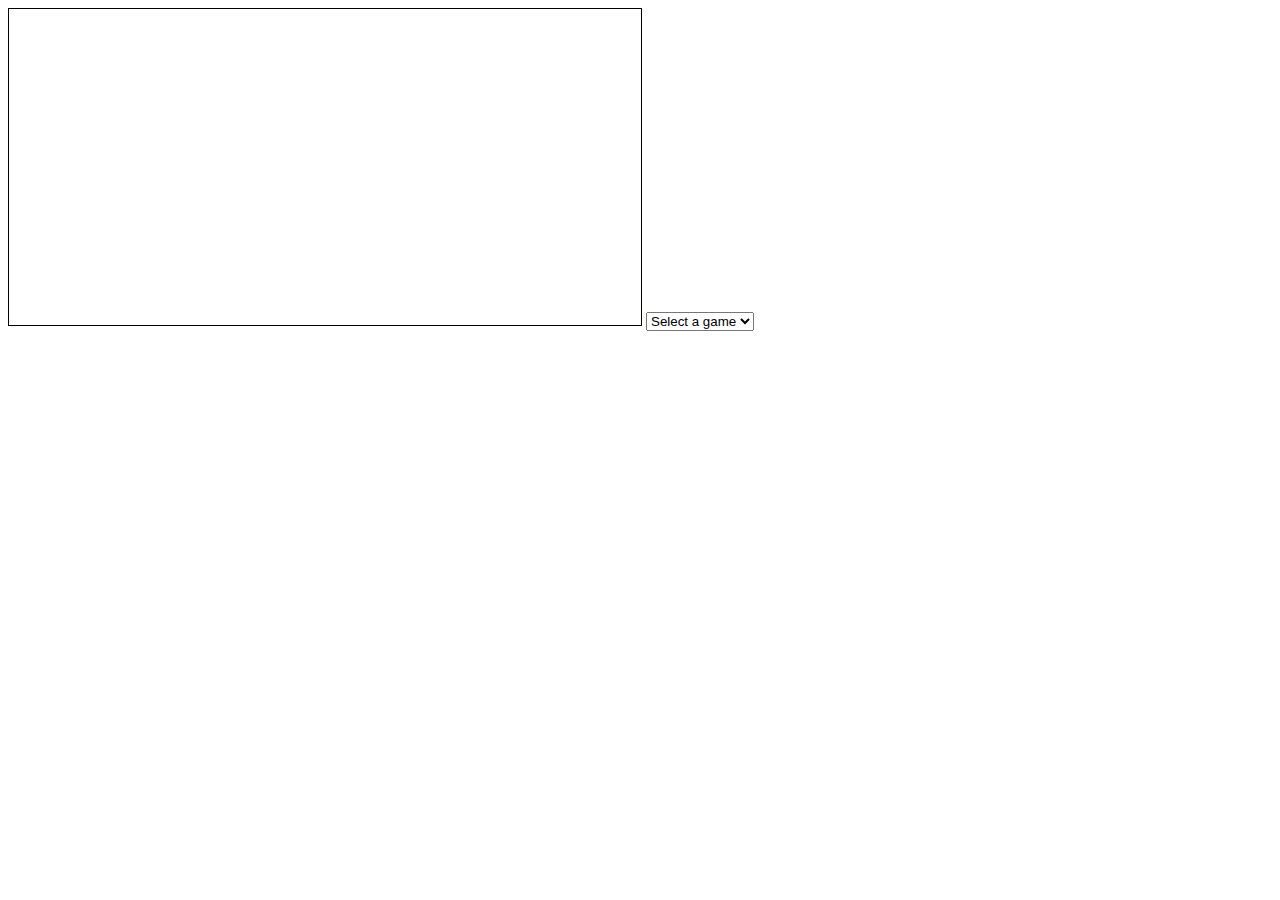
<file: index.html>
<!DOCTYPE html>
<html lang="en">
<head>
    <meta charset="UTF-8">
    <meta http-equiv="X-UA-Compatible" content="IE=edge">
    <meta name="viewport" content="width=device-width, initial-scale=1.0">
    <title>chip8js</title>
    <link rel="stylesheet" href="style.css">
</head>
<body>
    <canvas></canvas>
    <select name="games" id="games">
        <option disabled selected>Select a game</option>
    </select>

    <script src="./src/audio.js"></script>
    <script src="./src/keyboard.js"></script>
    <script src="./src/display.js"></script>
    <script src="./src/cpu.js"></script>
    <script src="./src/chip8.js"></script>
    <script>
        const chip8 = new Chip8();
        const display = chip8.getDisplay();

        const canvasScale = 20;
        const ctx = document.querySelector("canvas").getContext("2d");
        ctx.canvas.width = display.width * canvasScale;
        ctx.canvas.height = display.height * canvasScale;

        const clearCanvas = () => {
            ctx.clearRect(0, 0, ctx.canvas.width, ctx.canvas.height);
        }

        const drawPixel = (x, y, color) => {
            ctx.fillStyle = color;
            ctx.fillRect(x*canvasScale, y*canvasScale, canvasScale, canvasScale);
        }

        display.pixelChanged = (x, y, active) => {
            drawPixel(x, y, active ? "black" : "white");
        }
        display.displayClear = () => {
            clearCanvas();
        }

        const gamesList = ["15PUZZLE", "BLINKY", "BLITZ", "BRIX", "CONNECT4", "GUESS", "HIDDEN", "IBM", "INVADERS",
        "KALEID", "MAZE", "MERLIN", "MISSILE", "PONG", "PONG2", "PUZZLE", "SYZYGY", "TANK", "TETRIS",
        "TICTAC", "UFO", "VBRIX", "VERS", "WIPEOFF"]

        const gameSelector = document.querySelector("#games");
        for(const game of gamesList) {
            const gameOption = document.createElement("option");
            gameOption.setAttribute("name", game);
            gameOption.innerHTML += game;
            gameSelector.appendChild(gameOption);
        }

        gameSelector.addEventListener("change", event => {
            gameSelector.blur();
            document.querySelector("canvas").focus();
            chip8.stop();

            fetch("games/"+event.target.value)
                .then(response => response.arrayBuffer())
                .then(array => new Uint8Array(array))
                .then(program => {
                    chip8.loadProgram(program);
                    chip8.run();
            });
        });
    </script>
</body>
</html>
</file>
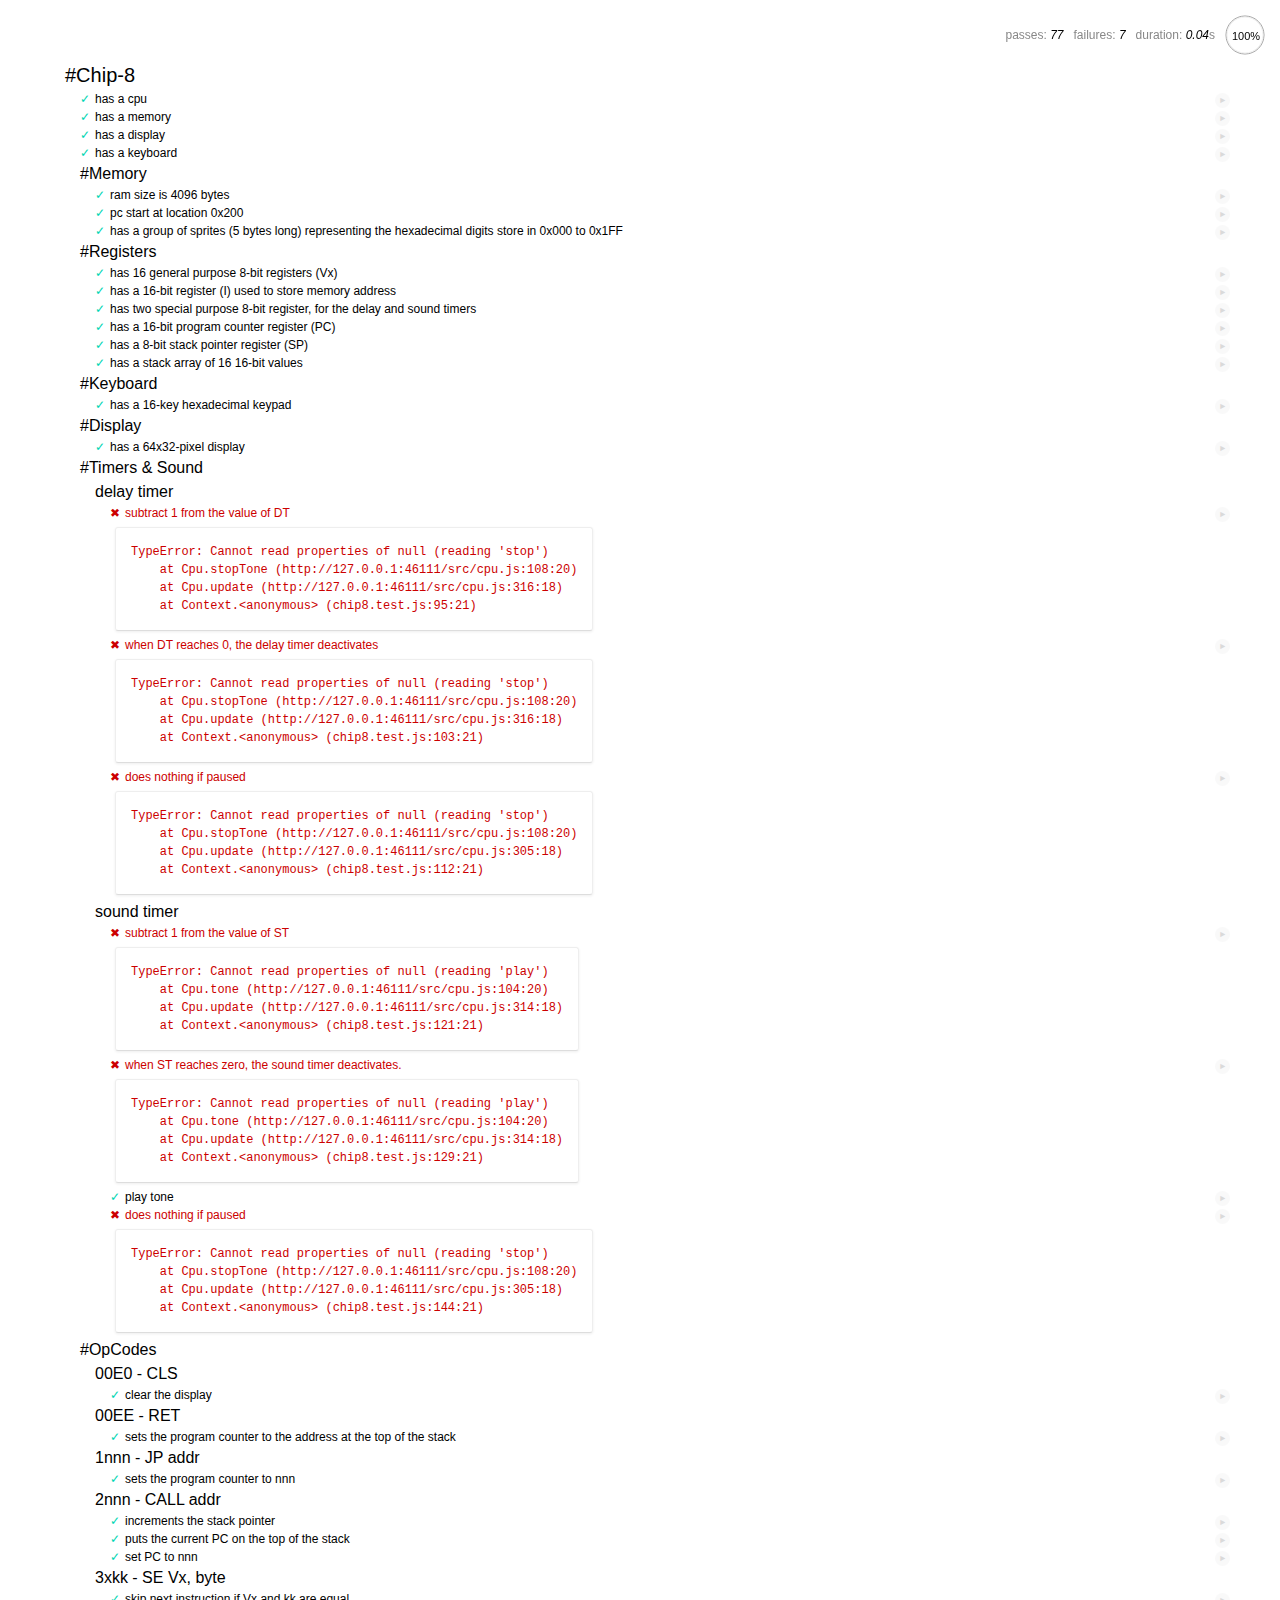
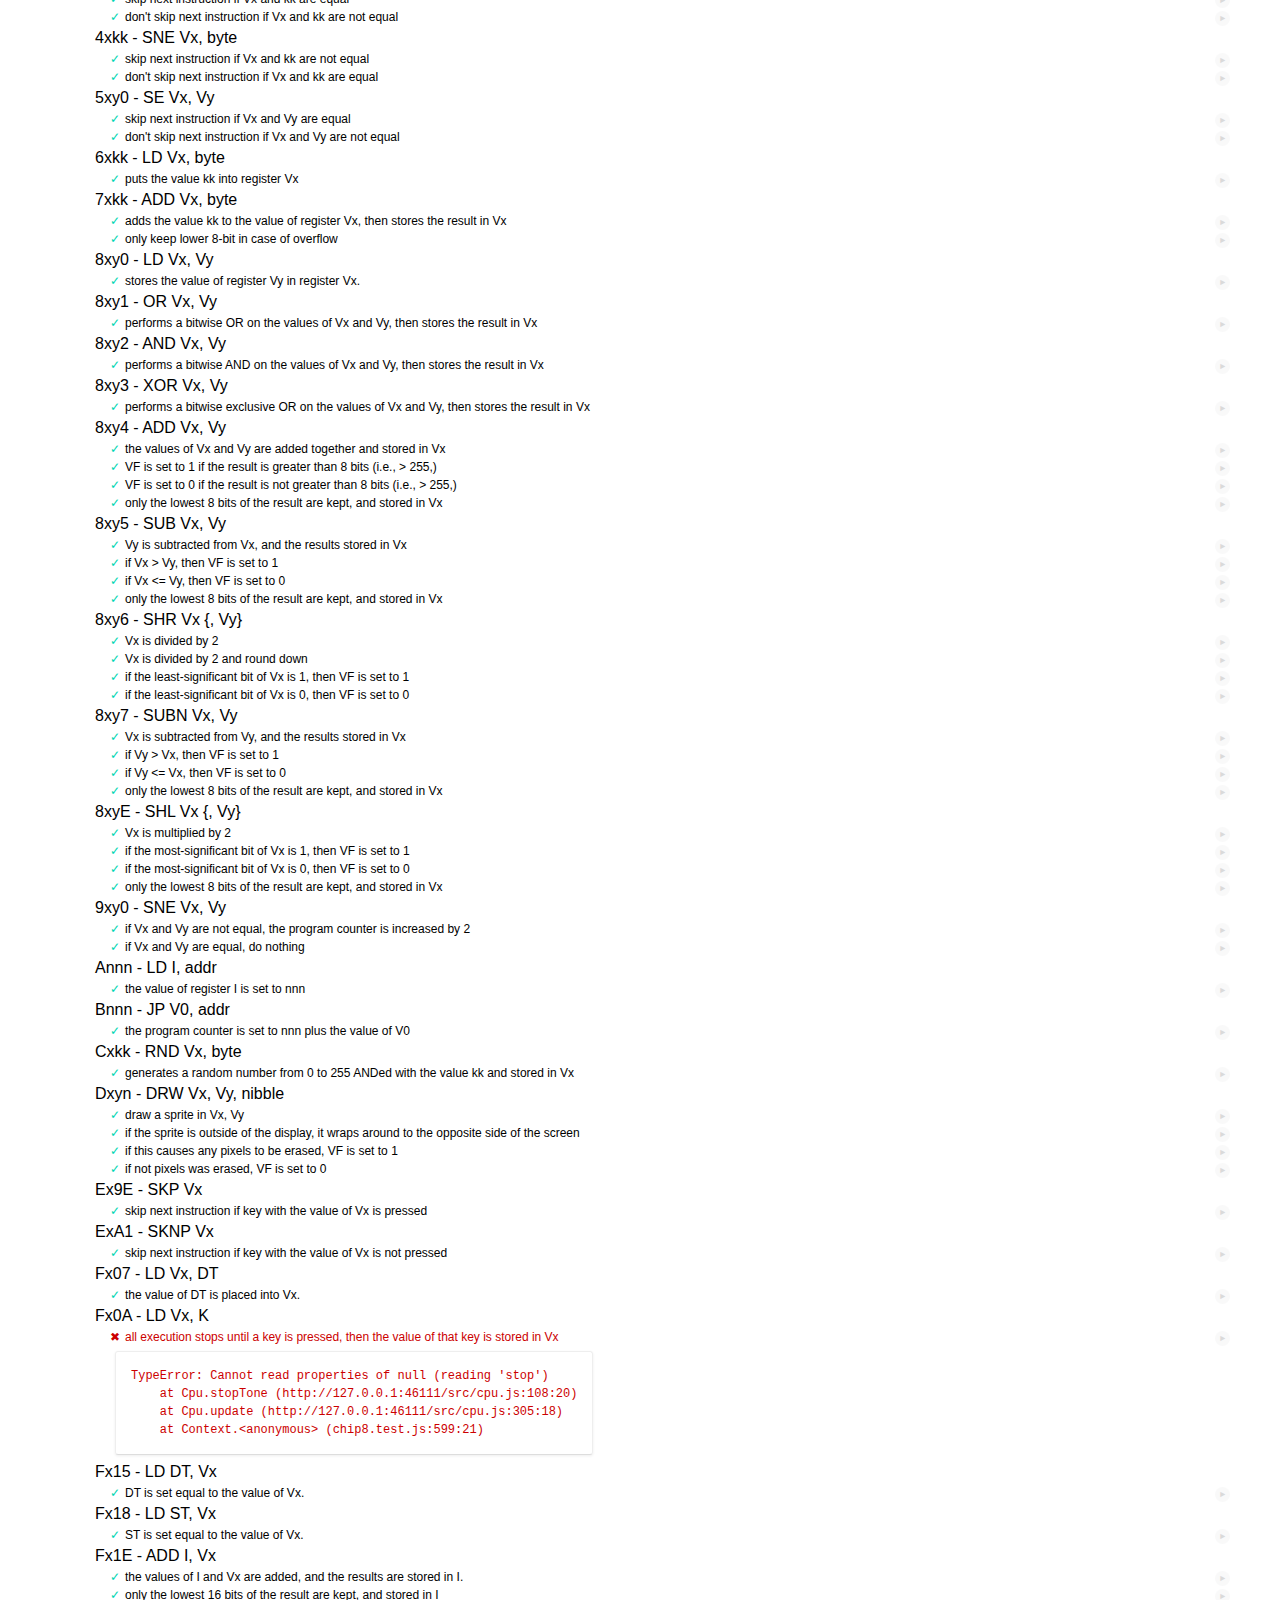
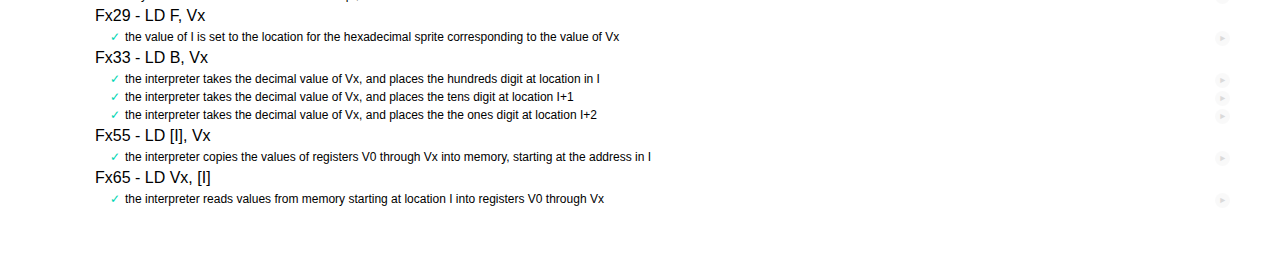
<file: test/test.html>
<!DOCTYPE html>
<html lang="en">
  <head>
    <meta charset="utf-8" />
    <title>Mocha Tests</title>
    <meta name="viewport" content="width=device-width, initial-scale=1.0" />
    <link rel="stylesheet" href="./mocha.css" />
  </head>
  <body>
    <div id="mocha"></div>
    <script src="./chai.js"></script>
    <script src="./mocha.js"></script>
    
    <script class="mocha-init">
        mocha.setup('bdd');
    </script>

    <script src="./../src/keyboard.js"></script>
    <script src="./../src/audio.js"></script>
    <script src="./../src/cpu.js"></script>
    <script src="./../src/display.js"></script>
    <script src="./../src/chip8.js"></script>
    <script src="./chip8.test.js"></script>
    <script class="mocha-exec">
      mocha.run();
    </script>
  </body>
</html>
</file>
<file: style.css>
canvas {
    border: 1px solid black;
    width: 50%;
}
</file>
<file: test/mocha.css>
@charset "utf-8";

body {
  margin:0;
}

#mocha {
  font: 20px/1.5 "Helvetica Neue", Helvetica, Arial, sans-serif;
  margin: 60px 50px;
}

#mocha ul,
#mocha li {
  margin: 0;
  padding: 0;
}

#mocha ul {
  list-style: none;
}

#mocha h1,
#mocha h2 {
  margin: 0;
}

#mocha h1 {
  margin-top: 15px;
  font-size: 1em;
  font-weight: 200;
}

#mocha h1 a {
  text-decoration: none;
  color: inherit;
}

#mocha h1 a:hover {
  text-decoration: underline;
}

#mocha .suite .suite h1 {
  margin-top: 0;
  font-size: .8em;
}

#mocha .hidden {
  display: none;
}

#mocha h2 {
  font-size: 12px;
  font-weight: normal;
  cursor: pointer;
}

#mocha .suite {
  margin-left: 15px;
}

#mocha .test {
  margin-left: 15px;
  overflow: hidden;
}

#mocha .test.pending:hover h2::after {
  content: '(pending)';
  font-family: arial, sans-serif;
}

#mocha .test.pass.medium .duration {
  background: #c09853;
}

#mocha .test.pass.slow .duration {
  background: #b94a48;
}

#mocha .test.pass::before {
  content: '✓';
  font-size: 12px;
  display: block;
  float: left;
  margin-right: 5px;
  color: #00d6b2;
}

#mocha .test.pass .duration {
  font-size: 9px;
  margin-left: 5px;
  padding: 2px 5px;
  color: #fff;
  -webkit-box-shadow: inset 0 1px 1px rgba(0,0,0,.2);
  -moz-box-shadow: inset 0 1px 1px rgba(0,0,0,.2);
  box-shadow: inset 0 1px 1px rgba(0,0,0,.2);
  -webkit-border-radius: 5px;
  -moz-border-radius: 5px;
  -ms-border-radius: 5px;
  -o-border-radius: 5px;
  border-radius: 5px;
}

#mocha .test.pass.fast .duration {
  display: none;
}

#mocha .test.pending {
  color: #0b97c4;
}

#mocha .test.pending::before {
  content: '◦';
  color: #0b97c4;
}

#mocha .test.fail {
  color: #c00;
}

#mocha .test.fail pre {
  color: black;
}

#mocha .test.fail::before {
  content: '✖';
  font-size: 12px;
  display: block;
  float: left;
  margin-right: 5px;
  color: #c00;
}

#mocha .test pre.error {
  color: #c00;
  max-height: 300px;
  overflow: auto;
}

#mocha .test .html-error {
  overflow: auto;
  color: black;
  display: block;
  float: left;
  clear: left;
  font: 12px/1.5 monaco, monospace;
  margin: 5px;
  padding: 15px;
  border: 1px solid #eee;
  max-width: 85%; /*(1)*/
  max-width: -webkit-calc(100% - 42px);
  max-width: -moz-calc(100% - 42px);
  max-width: calc(100% - 42px); /*(2)*/
  max-height: 300px;
  word-wrap: break-word;
  border-bottom-color: #ddd;
  -webkit-box-shadow: 0 1px 3px #eee;
  -moz-box-shadow: 0 1px 3px #eee;
  box-shadow: 0 1px 3px #eee;
  -webkit-border-radius: 3px;
  -moz-border-radius: 3px;
  border-radius: 3px;
}

#mocha .test .html-error pre.error {
  border: none;
  -webkit-border-radius: 0;
  -moz-border-radius: 0;
  border-radius: 0;
  -webkit-box-shadow: 0;
  -moz-box-shadow: 0;
  box-shadow: 0;
  padding: 0;
  margin: 0;
  margin-top: 18px;
  max-height: none;
}

/**
 * (1): approximate for browsers not supporting calc
 * (2): 42 = 2*15 + 2*10 + 2*1 (padding + margin + border)
 *      ^^ seriously
 */
#mocha .test pre {
  display: block;
  float: left;
  clear: left;
  font: 12px/1.5 monaco, monospace;
  margin: 5px;
  padding: 15px;
  border: 1px solid #eee;
  max-width: 85%; /*(1)*/
  max-width: -webkit-calc(100% - 42px);
  max-width: -moz-calc(100% - 42px);
  max-width: calc(100% - 42px); /*(2)*/
  word-wrap: break-word;
  border-bottom-color: #ddd;
  -webkit-box-shadow: 0 1px 3px #eee;
  -moz-box-shadow: 0 1px 3px #eee;
  box-shadow: 0 1px 3px #eee;
  -webkit-border-radius: 3px;
  -moz-border-radius: 3px;
  border-radius: 3px;
}

#mocha .test h2 {
  position: relative;
}

#mocha .test a.replay {
  position: absolute;
  top: 3px;
  right: 0;
  text-decoration: none;
  vertical-align: middle;
  display: block;
  width: 15px;
  height: 15px;
  line-height: 15px;
  text-align: center;
  background: #eee;
  font-size: 15px;
  -webkit-border-radius: 15px;
  -moz-border-radius: 15px;
  border-radius: 15px;
  -webkit-transition:opacity 200ms;
  -moz-transition:opacity 200ms;
  -o-transition:opacity 200ms;
  transition: opacity 200ms;
  opacity: 0.3;
  color: #888;
}

#mocha .test:hover a.replay {
  opacity: 1;
}

#mocha-report.pass .test.fail {
  display: none;
}

#mocha-report.fail .test.pass {
  display: none;
}

#mocha-report.pending .test.pass,
#mocha-report.pending .test.fail {
  display: none;
}
#mocha-report.pending .test.pass.pending {
  display: block;
}

#mocha-error {
  color: #c00;
  font-size: 1.5em;
  font-weight: 100;
  letter-spacing: 1px;
}

#mocha-stats {
  position: fixed;
  top: 15px;
  right: 10px;
  font-size: 12px;
  margin: 0;
  color: #888;
  z-index: 1;
}

#mocha-stats .progress {
  float: right;
  padding-top: 0;

  /**
   * Set safe initial values, so mochas .progress does not inherit these
   * properties from Bootstrap .progress (which causes .progress height to
   * equal line height set in Bootstrap).
   */
  height: auto;
  -webkit-box-shadow: none;
  -moz-box-shadow: none;
  box-shadow: none;
  background-color: initial;
}

#mocha-stats em {
  color: black;
}

#mocha-stats a {
  text-decoration: none;
  color: inherit;
}

#mocha-stats a:hover {
  border-bottom: 1px solid #eee;
}

#mocha-stats li {
  display: inline-block;
  margin: 0 5px;
  list-style: none;
  padding-top: 11px;
}

#mocha-stats canvas {
  width: 40px;
  height: 40px;
}

#mocha code .comment { color: #ddd; }
#mocha code .init { color: #2f6fad; }
#mocha code .string { color: #5890ad; }
#mocha code .keyword { color: #8a6343; }
#mocha code .number { color: #2f6fad; }

@media screen and (max-device-width: 480px) {
  #mocha {
    margin: 60px 0px;
  }

  #mocha #stats {
    position: absolute;
  }
}
</file>
